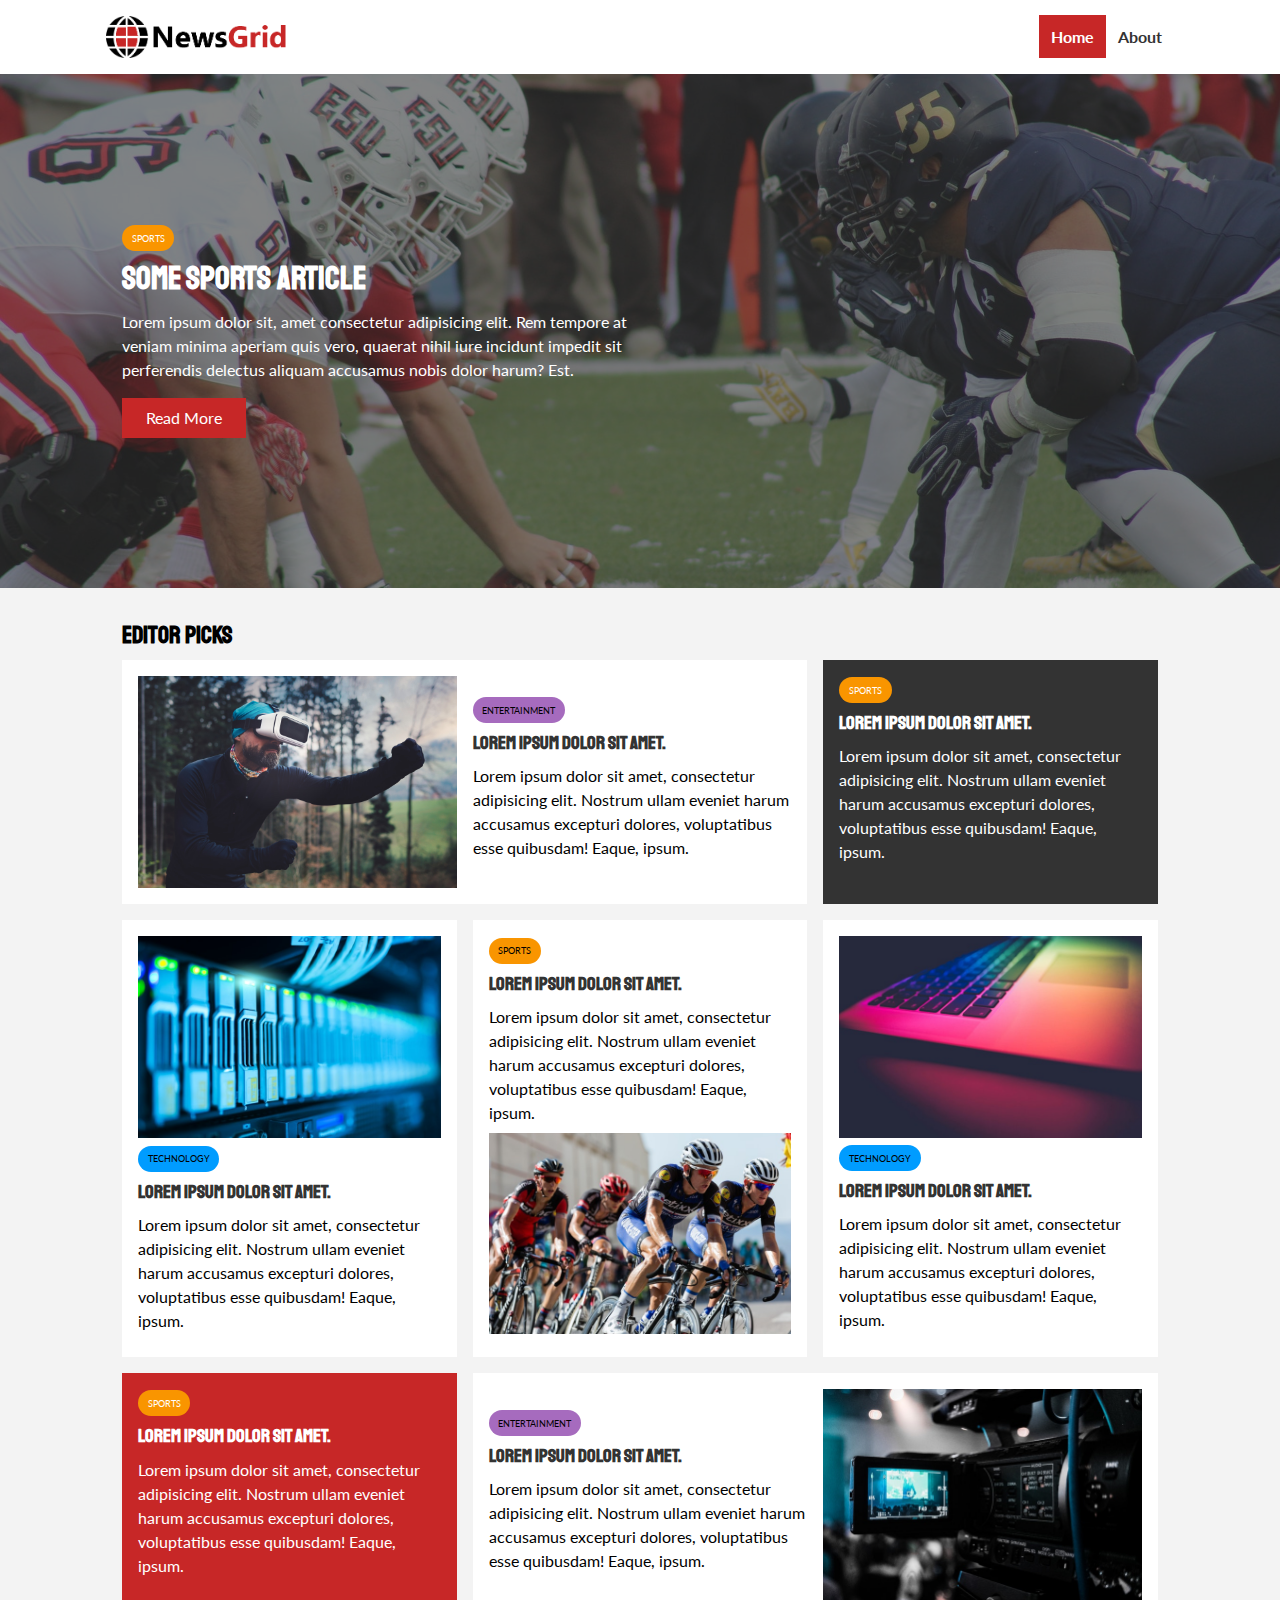
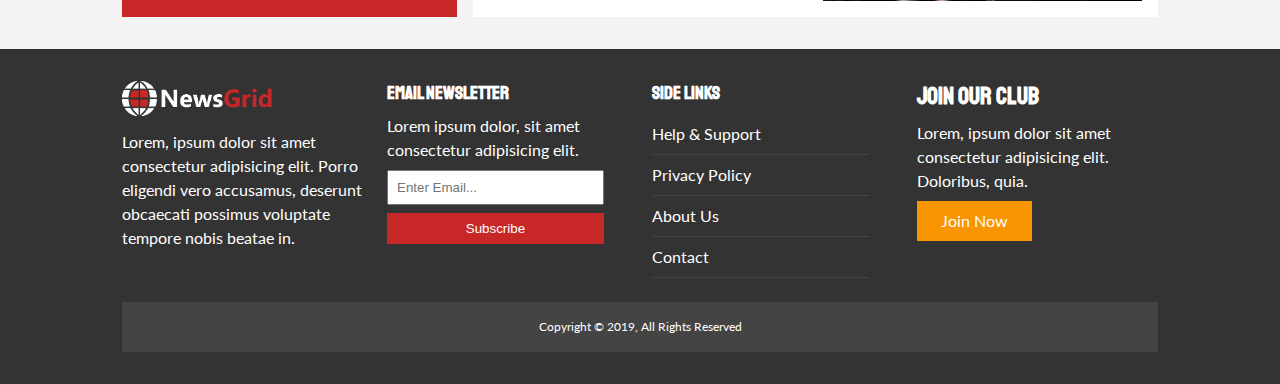
<file: index.html>
<!DOCTYPE html>
<html lang="en">
<head>
  <meta charset="UTF-8">
  <meta name="viewport" content="width=device-width, initial-scale=1.0">
  <meta http-equiv="X-UA-Compatible" content="ie=edge">
  <link rel="stylesheet" href="https://use.fontawesome.com/releases/v5.7.2/css/all.css" integrity="sha384-fnmOCqbTlWIlj8LyTjo7mOUStjsKC4pOpQbqyi7RrhN7udi9RwhKkMHpvLbHG9Sr" crossorigin="anonymous">
  <link href="https://fonts.googleapis.com/css?family=Lato|Staatliches" rel="stylesheet">
  <link rel="stylesheet" href="css/style.css">
  <link rel="stylesheet" media="screen and (max-width: 768px)" href="css/mobile.css">
  <link rel="shortcut icon" type="image/x-icon" href="favicon.ico">
  <title>NewsGrid | Latest News</title>
</head>
<body>
  <nav id="main-nav">
    <div class="container">
      <img src="img/logo.png" alt="NewsGrid" class="logo">
      <div class="social">
        <a href="http://facebook.com" target="_blank"><i class="fab fa-facebook fa-2x"></i></a>
        <a href="http://twitter.com" target="_blank"><i class="fab fa-twitter fa-2x"></i></a>
        <a href="http://instagram.com" target="_blank"><i class="fab fa-instagram fa-2x"></i></a>
        <a href="http://youtube.com" target="_blank"><i class="fab fa-youtube fa-2x"></i></a>
      </div>
      <ul>
        <li><a href="index.html" class="current">Home</a></li>
        <li><a href="about.html">About</a></li>
      </ul>
    </div>
  </nav>

  <!-- Showcase -->
  <header id="showcase">
    <div class="container">
      <div class="showcase-container">
        <div class="showcase-content">
          <div class="category category-sports">Sports</div>
          <h1>Some Sports Article</h1>
          <p>Lorem ipsum dolor sit, amet consectetur adipisicing elit. Rem tempore at veniam minima aperiam quis vero, quaerat nihil iure incidunt impedit sit perferendis delectus aliquam accusamus nobis dolor harum? Est.</p>
          <a href="article.html" class="btn btn-primary">Read More</a>
        </div>
      </div>
    </div>
  </header>

  <!-- Home Articles -->
  <section id="home-articles" class="py-2">
    <div class="container">
      <h2>Editor Picks</h2>
      <div class="articles-container">
        <article class="card">
          <img src="img/articles/ent1.jpg" alt="">
          <div>
            <div class="category category-ent">Entertainment</div>
            <h3>
              <a href="article.html">Lorem ipsum dolor sit amet.</a>
            </h3>
            <p>Lorem ipsum dolor sit amet, consectetur adipisicing elit. Nostrum ullam eveniet harum accusamus excepturi dolores, voluptatibus esse quibusdam! Eaque, ipsum.</p>
          </div>
        </article>
        <article class="card bg-dark">
            <div class="category category-sports">Sports</div>
            <h3>
              <a href="article.html">Lorem ipsum dolor sit amet.</a>
            </h3>
            <p>Lorem ipsum dolor sit amet, consectetur adipisicing elit. Nostrum ullam eveniet harum accusamus excepturi dolores, voluptatibus esse quibusdam! Eaque, ipsum.</p>
        </article>
        <article class="card">
            <img src="img/articles/tech1.jpg" alt="">
            <div class="category category-tech">Technology</div>
            <h3>
              <a href="article.html">Lorem ipsum dolor sit amet.</a>
            </h3>
            <p>Lorem ipsum dolor sit amet, consectetur adipisicing elit. Nostrum ullam eveniet harum accusamus excepturi dolores, voluptatibus esse quibusdam! Eaque, ipsum.</p>
        </article>
        <article class="card">
          <div class="category category-sports">Sports</div>
          <h3>
            <a href="article.html">Lorem ipsum dolor sit amet.</a>
          </h3>
          <p>Lorem ipsum dolor sit amet, consectetur adipisicing elit. Nostrum ullam eveniet harum accusamus excepturi dolores, voluptatibus esse quibusdam! Eaque, ipsum.</p>
          <img src="img/articles/sports1.jpg" alt="">
        </article>
        <article class="card">
            <img src="img/articles/tech2.jpg" alt="">
            <div class="category category-tech">Technology</div>
            <h3>
              <a href="article.html">Lorem ipsum dolor sit amet.</a>
            </h3>
            <p>Lorem ipsum dolor sit amet, consectetur adipisicing elit. Nostrum ullam eveniet harum accusamus excepturi dolores, voluptatibus esse quibusdam! Eaque, ipsum.</p>
        </article>
        <article class="card bg-primary">
            <div class="category category-sports">Sports</div>
            <h3>
              <a href="article.html">Lorem ipsum dolor sit amet.</a>
            </h3>
            <p>Lorem ipsum dolor sit amet, consectetur adipisicing elit. Nostrum ullam eveniet harum accusamus excepturi dolores, voluptatibus esse quibusdam! Eaque, ipsum.</p>
        </article>
        <article class="card">
          <div>
            <div class="category category-ent">Entertainment</div>
            <h3>
              <a href="article.html">Lorem ipsum dolor sit amet.</a>
            </h3>
            <p>Lorem ipsum dolor sit amet, consectetur adipisicing elit. Nostrum ullam eveniet harum accusamus excepturi dolores, voluptatibus esse quibusdam! Eaque, ipsum.</p>
          </div>
          <img src="img/articles/ent2.jpg" alt="">
          </article>
      </div>
    </div>
  </section>

  <!-- Footer -->
  <footer id="main-footer" class="py-2">
    <div class="container footer-container">
      <div>
        <img src="/img/logo_light.png" alt="NewsGrid">
        <p>Lorem, ipsum dolor sit amet consectetur adipisicing elit. Porro eligendi vero accusamus, deserunt obcaecati possimus voluptate tempore nobis beatae in.</p>
      </div>
      <div>
        <h3>Email Newsletter</h3>
        <p>Lorem ipsum dolor, sit amet consectetur adipisicing elit.</p>
        <form name="contact" method="POST" data-netlify="true">
          <input type="email" name="email" placeholder="Enter Email...">
          <input type="submit" value="Subscribe" class="btn btn-primary">
        </form>
      </div>
      <div>
        <h3>Side Links</h3>
        <ul class="list">
          <li><a href="#">Help & Support</a></li>
          <li><a href="#">Privacy Policy</a></li>
          <li><a href="#">About Us</a></li>
          <li><a href="#">Contact</a></li>
        </ul>
      </div>
      <div>
        <h2>Join Our Club</h2>
        <p>Lorem, ipsum dolor sit amet consectetur adipisicing elit. Doloribus, quia.</p>
        <a href="#" class="btn btn-secondary">Join Now</a>
      </div>
      <div>
        <p>Copyright &copy; 2019, All Rights Reserved</p>
      </div>
    </div>
  </footer>
</body>
</html>
</file>
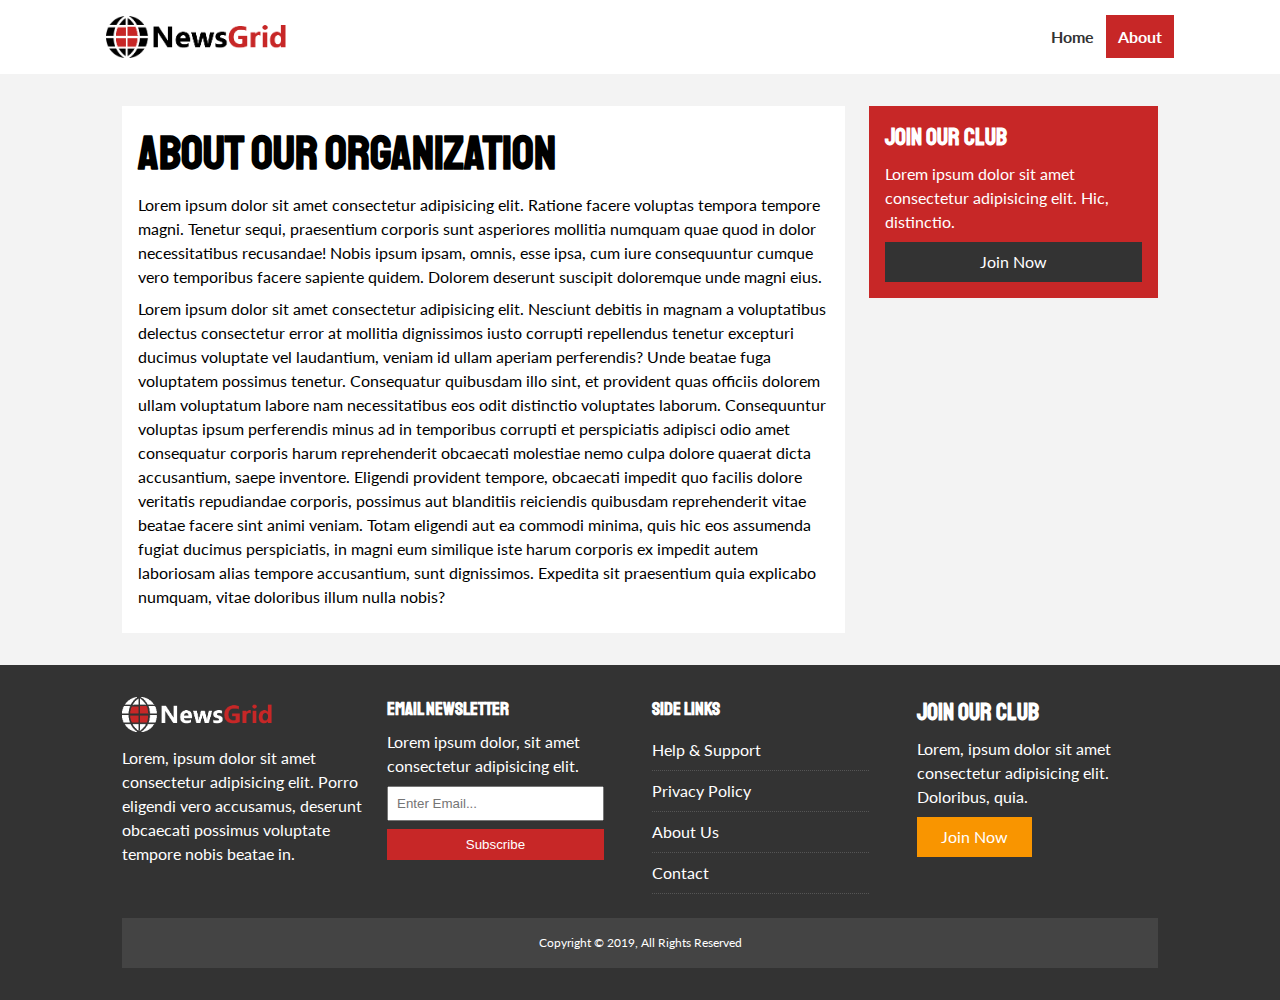
<file: about.html>
<!DOCTYPE html>
<html lang="en">
<head>
  <meta charset="UTF-8">
  <meta name="viewport" content="width=device-width, initial-scale=1.0">
  <meta http-equiv="X-UA-Compatible" content="ie=edge">
  <link rel="stylesheet" href="https://use.fontawesome.com/releases/v5.7.2/css/all.css" integrity="sha384-fnmOCqbTlWIlj8LyTjo7mOUStjsKC4pOpQbqyi7RrhN7udi9RwhKkMHpvLbHG9Sr" crossorigin="anonymous">
  <link href="https://fonts.googleapis.com/css?family=Lato|Staatliches" rel="stylesheet">
  <link rel="stylesheet" href="css/style.css">
  <link rel="stylesheet" media="screen and (max-width: 768px)" href="css/mobile.css">
  <link rel="shortcut icon" type="image/x-icon" href="favicon.ico">
  <title>NewsGrid | About</title>
</head>
<body>
  <nav id="main-nav">
    <div class="container">
      <img src="img/logo.png" alt="NewsGrid" class="logo">
      <div class="social">
        <a href="http://facebook.com" target="_blank"><i class="fab fa-facebook fa-2x"></i></a>
        <a href="http://twitter.com" target="_blank"><i class="fab fa-twitter fa-2x"></i></a>
        <a href="http://instagram.com" target="_blank"><i class="fab fa-instagram fa-2x"></i></a>
        <a href="http://youtube.com" target="_blank"><i class="fab fa-youtube fa-2x"></i></a>
      </div>
      <ul>
        <li><a href="index.html">Home</a></li>
        <li><a href="about.html" class="current">About</a></li>
      </ul>
    </div>
  </nav>

  <section id="about">
    <div class="container">
      <div class="page-container">
        <article class="card">
          <h1 class="l-heading">About Our Organization</h1>
          <p>Lorem ipsum dolor sit amet consectetur adipisicing elit. Ratione facere voluptas tempora tempore magni. Tenetur sequi, praesentium corporis sunt asperiores mollitia numquam quae quod in dolor necessitatibus recusandae! Nobis ipsum ipsam, omnis, esse ipsa, cum iure consequuntur cumque vero temporibus facere sapiente quidem. Dolorem deserunt suscipit doloremque unde magni eius.</p>
          <p>Lorem ipsum dolor sit amet consectetur adipisicing elit. Nesciunt debitis in magnam a voluptatibus delectus consectetur error at mollitia dignissimos iusto corrupti repellendus tenetur excepturi ducimus voluptate vel laudantium, veniam id ullam aperiam perferendis? Unde beatae fuga voluptatem possimus tenetur. Consequatur quibusdam illo sint, et provident quas officiis dolorem ullam voluptatum labore nam necessitatibus eos odit distinctio voluptates laborum. Consequuntur voluptas ipsum perferendis minus ad in temporibus corrupti et perspiciatis adipisci odio amet consequatur corporis harum reprehenderit obcaecati molestiae nemo culpa dolore quaerat dicta accusantium, saepe inventore. Eligendi provident tempore, obcaecati impedit quo facilis dolore veritatis repudiandae corporis, possimus aut blanditiis reiciendis quibusdam reprehenderit vitae beatae facere sint animi veniam. Totam eligendi aut ea commodi minima, quis hic eos assumenda fugiat ducimus perspiciatis, in magni eum similique iste harum corporis ex impedit autem laboriosam alias tempore accusantium, sunt dignissimos. Expedita sit praesentium quia explicabo numquam, vitae doloribus illum nulla nobis?</p>
        </article>
        <aside class="card bg-primary">
          <h2>Join Our Club</h2>
          <p>Lorem ipsum dolor sit amet consectetur adipisicing elit. Hic, distinctio.</p>
          <a href="#" class="btn btn-dark btn-block">Join Now</a>
        </aside>
      </div>
    </div>
  </section>

  <!-- Footer -->
  <footer id="main-footer" class="py-2">
    <div class="container footer-container">
      <div>
        <img src="/img/logo_light.png" alt="NewsGrid">
        <p>Lorem, ipsum dolor sit amet consectetur adipisicing elit. Porro eligendi vero accusamus, deserunt obcaecati possimus voluptate tempore nobis beatae in.</p>
      </div>
      <div>
        <h3>Email Newsletter</h3>
        <p>Lorem ipsum dolor, sit amet consectetur adipisicing elit.</p>
        <form name="contact" method="POST" data-netlify="true">
            <input type="email" name="email" placeholder="Enter Email...">
            <input type="submit" value="Subscribe" class="btn btn-primary">
          </form>
      </div>
      <div>
        <h3>Side Links</h3>
        <ul class="list">
          <li><a href="#">Help & Support</a></li>
          <li><a href="#">Privacy Policy</a></li>
          <li><a href="#">About Us</a></li>
          <li><a href="#">Contact</a></li>
        </ul>
      </div>
      <div>
        <h2>Join Our Club</h2>
        <p>Lorem, ipsum dolor sit amet consectetur adipisicing elit. Doloribus, quia.</p>
        <a href="#" class="btn btn-secondary">Join Now</a>
      </div>
      <div>
        <p>Copyright &copy; 2019, All Rights Reserved</p>
      </div>
    </div>
  </footer>
</body>
</html>
</file>
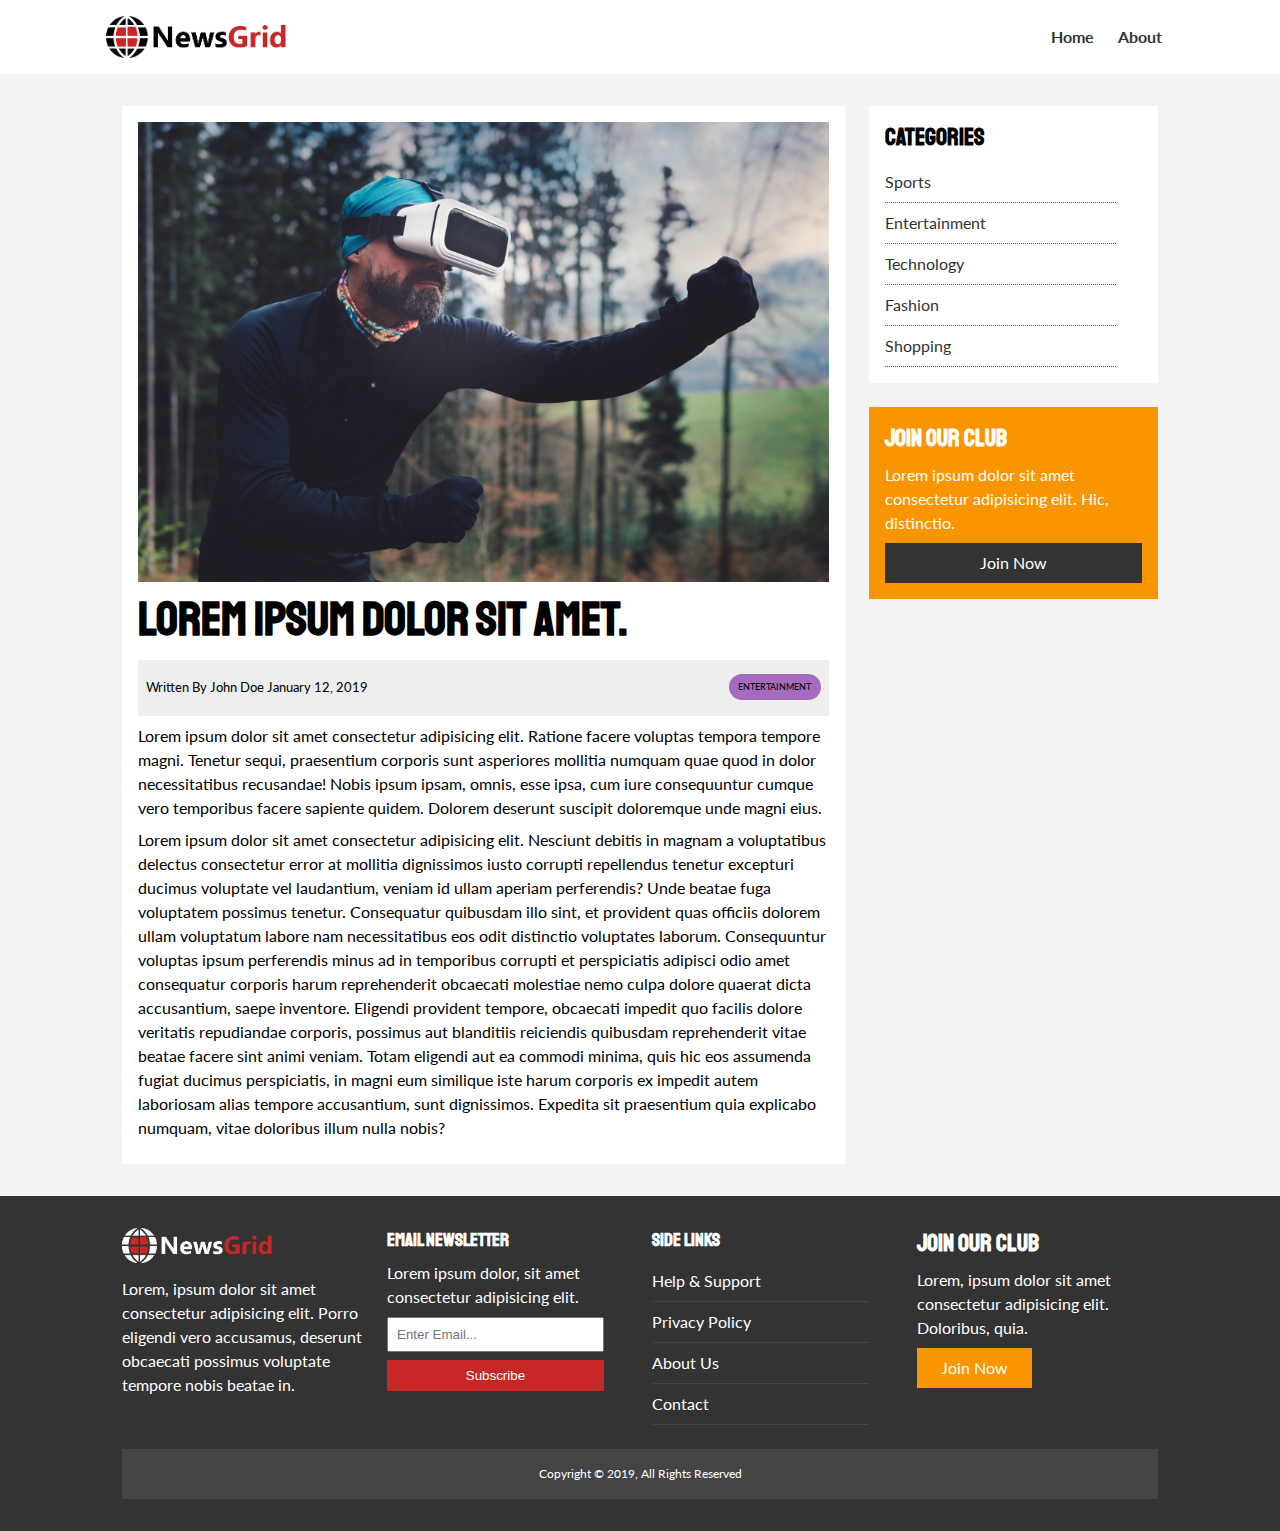
<file: article.html>
<!DOCTYPE html>
<html lang="en">
<head>
  <meta charset="UTF-8">
  <meta name="viewport" content="width=device-width, initial-scale=1.0">
  <meta http-equiv="X-UA-Compatible" content="ie=edge">
  <link rel="stylesheet" href="https://use.fontawesome.com/releases/v5.7.2/css/all.css" integrity="sha384-fnmOCqbTlWIlj8LyTjo7mOUStjsKC4pOpQbqyi7RrhN7udi9RwhKkMHpvLbHG9Sr" crossorigin="anonymous">
  <link href="https://fonts.googleapis.com/css?family=Lato|Staatliches" rel="stylesheet">
  <link rel="stylesheet" href="css/style.css">
  <link rel="stylesheet" media="screen and (max-width: 768px)" href="css/mobile.css">
  <link rel="shortcut icon" type="image/x-icon" href="favicon.ico">
  <title>NewsGrid | Latest News</title>
</head>
<body>
  <nav id="main-nav">
    <div class="container">
      <img src="img/logo.png" alt="NewsGrid" class="logo">
      <div class="social">
        <a href="http://facebook.com" target="_blank"><i class="fab fa-facebook fa-2x"></i></a>
        <a href="http://twitter.com" target="_blank"><i class="fab fa-twitter fa-2x"></i></a>
        <a href="http://instagram.com" target="_blank"><i class="fab fa-instagram fa-2x"></i></a>
        <a href="http://youtube.com" target="_blank"><i class="fab fa-youtube fa-2x"></i></a>
      </div>
      <ul>
        <li><a href="index.html">Home</a></li>
        <li><a href="about.html">About</a></li>
      </ul>
    </div>
  </nav>

  <section id="article">
    <div class="container">
      <div class="page-container">
        <article class="card">
          <img src="img/articles/ent1.jpg" alt="">
          <h1 class="l-heading">Lorem ipsum dolor sit amet.</h1>
          <div class="meta">
            <small>
              <i class="fas fa-user"></i> Written By John Doe January 12, 2019
            </small>
            <div class="category category-ent">Entertainment</div>
          </div>
          <p>Lorem ipsum dolor sit amet consectetur adipisicing elit. Ratione facere voluptas tempora tempore magni. Tenetur sequi, praesentium corporis sunt asperiores mollitia numquam quae quod in dolor necessitatibus recusandae! Nobis ipsum ipsam, omnis, esse ipsa, cum iure consequuntur cumque vero temporibus facere sapiente quidem. Dolorem deserunt suscipit doloremque unde magni eius.</p>
          <p>Lorem ipsum dolor sit amet consectetur adipisicing elit. Nesciunt debitis in magnam a voluptatibus delectus consectetur error at mollitia dignissimos iusto corrupti repellendus tenetur excepturi ducimus voluptate vel laudantium, veniam id ullam aperiam perferendis? Unde beatae fuga voluptatem possimus tenetur. Consequatur quibusdam illo sint, et provident quas officiis dolorem ullam voluptatum labore nam necessitatibus eos odit distinctio voluptates laborum. Consequuntur voluptas ipsum perferendis minus ad in temporibus corrupti et perspiciatis adipisci odio amet consequatur corporis harum reprehenderit obcaecati molestiae nemo culpa dolore quaerat dicta accusantium, saepe inventore. Eligendi provident tempore, obcaecati impedit quo facilis dolore veritatis repudiandae corporis, possimus aut blanditiis reiciendis quibusdam reprehenderit vitae beatae facere sint animi veniam. Totam eligendi aut ea commodi minima, quis hic eos assumenda fugiat ducimus perspiciatis, in magni eum similique iste harum corporis ex impedit autem laboriosam alias tempore accusantium, sunt dignissimos. Expedita sit praesentium quia explicabo numquam, vitae doloribus illum nulla nobis?</p>
        </article>
        <aside id="categories" class="card">
          <h2>Categories</h2>
          <ul class="list">
            <li><a href="#"><i class="fas fa-chevron-right"></i> Sports</a></li>
            <li><a href="#"><i class="fas fa-chevron-right"></i> Entertainment</a></li>
            <li><a href="#"><i class="fas fa-chevron-right"></i> Technology</a></li>
            <li><a href="#"><i class="fas fa-chevron-right"></i> Fashion</a></li>
            <li><a href="#"><i class="fas fa-chevron-right"></i> Shopping</a></li>
          </ul>
        </aside>
        <aside class="card bg-secondary">
          <h2>Join Our Club</h2>
          <p>Lorem ipsum dolor sit amet consectetur adipisicing elit. Hic, distinctio.</p>
          <a href="#" class="btn btn-dark btn-block">Join Now</a>
        </aside>
      </div>
    </div>
  </section>

  <!-- Footer -->
  <footer id="main-footer" class="py-2">
    <div class="container footer-container">
      <div>
        <img src="/img/logo_light.png" alt="NewsGrid">
        <p>Lorem, ipsum dolor sit amet consectetur adipisicing elit. Porro eligendi vero accusamus, deserunt obcaecati possimus voluptate tempore nobis beatae in.</p>
      </div>
      <div>
        <h3>Email Newsletter</h3>
        <p>Lorem ipsum dolor, sit amet consectetur adipisicing elit.</p>
        <form name="contact" method="POST" data-netlify="true">
            <input type="email" name="email" placeholder="Enter Email...">
            <input type="submit" value="Subscribe" class="btn btn-primary">
          </form>
      </div>
      <div>
        <h3>Side Links</h3>
        <ul class="list">
          <li><a href="#">Help & Support</a></li>
          <li><a href="#">Privacy Policy</a></li>
          <li><a href="#">About Us</a></li>
          <li><a href="#">Contact</a></li>
        </ul>
      </div>
      <div>
        <h2>Join Our Club</h2>
        <p>Lorem, ipsum dolor sit amet consectetur adipisicing elit. Doloribus, quia.</p>
        <a href="#" class="btn btn-secondary">Join Now</a>
      </div>
      <div>
        <p>Copyright &copy; 2019, All Rights Reserved</p>
      </div>
    </div>
  </footer>
</body>
</html>
</file>
<file: css/style.css>
:root {
  --primary-color: #c72727;
  --secondary-color: #f99500;
  --light-color: #f3f3f3;
  --dark-color: #333;
  --max-width: 1100px;
}
.category {
  --sports-color: #f99500;
  --ent-color: #a66bbe;
  --tech-color: #009cff;
}
* {
  margin: 0;
  padding: 0;
  box-sizing: border-box;
}
body {
  font-family: 'Lato', sans-serif;
  line-height: 1.5;
  background: var(--light-color);
}
a {
  color: #333;
  text-decoration: none;
}
ul {
  list-style: none;
}
p {
  margin: .5rem 0;
}
img {
  width: 100%;
}
h1, h2, h3, h4, h5 {
  font-family: 'Staatliches', cursive;
  margin-bottom: .55rem;
  line-height: 1.3;
}
/* Utility Classes */
.container {
  max-width: var(--max-width);
  margin: auto;
  padding: 0 2rem;
  overflow: hidden;
}
.category {
  display: inline-block;
  columns: #fff;
  font-size: .55rem;
  text-transform: uppercase;
  padding: .4rem .6rem;
  border-radius: 15px;
  margin-bottom: .5rem;
}
.category-sports { background: var(--sports-color); }
.category-ent { background: var(--ent-color); }
.category-tech { background: var(--tech-color); }
.btn {
  display: inline-block;
  border: none;
  background: var(--dark-color);
  color: #fff;
  padding: .5rem 1.5rem;
}
.btn-light { background: var(--light-color); }
.btn-primary { background: var(--primary-color); }
.btn-secondary { background: var(--secondary-color); }
.btn-block {
  display: block;
  width: 100%;
  text-align: center;
}
.btn:hover {
  opacity: 0.9;
}
.card {
  background: #fff;
  padding: 1rem;
}
.bg-dark {
  background: var(--dark-color);
  color: #fff;
}
.bg-primary {
  background: var(--primary-color);
  color: #fff;
}
.bg-secondary {
  background: var(--secondary-color);
  color: #fff;
}
.bg-dark h1,
.bg-dark h2,
.bg-dark h3,
.bg-dark a,
.bg-primary h1,
.bg-primary h2,
.bg-primary h3,
.bg-primary a,
.bg-secondary h1,
.bg-secondary h2,
.bg-secondary h3,
.bg-secondary a {
  color: #fff;
}


.py-1 { padding: 1.5rem 0;  }
.py-2 { padding: 2rem 0; }
.py-3 { padding: 3rem 0; }
.p-1 { padding: 1.5rem; }
.p-2 { padding: 2rem; }
.p-3 { padding: 3rem; }

.l-heading {
  font-size: 3rem;
}

.list li {
  padding: .5rem 0;
  border-bottom: #555 dotted 1px;
  width: 90%;
}
.list li a:hover {
  color: var(--primary-color);
}
/* Inner Page Grid Container */
.page-container {
  display: grid;
  grid-template-columns: 5fr 2fr;
  margin: 2rem 0;
  grid-gap: 1.5rem;
}
.page-container > *:first-child {
  grid-row: 1 / span 3;
}


/* Navigation */
#main-nav {
  background: #fff;
  position: sticky;
  top: 0;
  z-index: 2;
}
#main-nav .container {
  display: grid;
  grid-template-columns: 6fr 3fr 2fr;
  padding: 1rem;
  align-items: center;
}
#main-nav .logo {
  width: 180px;
}
#main-nav ul {
  justify-self: end;
  display: flex;
}
#main-nav ul li a {
  padding: 0.75rem;
  font-weight: bold;
}
#main-nav ul li a.current {
  background: var(--primary-color);
  color: #fff;
}
#main-nav ul li a:hover {
  background: var(--light-color);
  color: var(--dark-color);
}
#main-nav .social {
  justify-self: center;
}
#main-nav .social i {
  color: #777;
  margin-right: .5rem;
}
/* Showcase */
#showcase {
  color: #fff;
  background: #333;
  padding: 2rem;
  position: relative;
}
#showcase:before {
  content: '';
  background: url('../img/featured.jpg') no-repeat center center/cover;
  position: absolute;
  top: 0;
  left: 0;
  width: 100%;
  height: 100%;
  opacity: 0.4;
}
#showcase .showcase-container {
  display: grid;
  grid-template-columns: repeat(2, 1fr);
  justify-content: center;
  align-items: center;
  height: 50vh;
}
#showcase .showcase-content {
  z-index: 1;
}
#showcase .showcase-content p {
  margin-bottom: 1rem;
}
/* Home Articles */
#home-articles .articles-container {
  display: grid;
  grid-template-columns: repeat(3, 1fr);
  grid-gap: 1rem;
}
#home-articles .articles-container > *:first-child,
#home-articles .articles-container > *:last-child {
  display: grid;
  grid-template-columns: repeat(2, 1fr);
  grid-gap: 1rem;
  grid-column: 1 / span 2;
  align-items: center;
}
#home-articles .articles-container > *:last-child {
  grid-column: 2 / span 2;
}
#article .meta {
  display: flex;
  justify-content: space-between;
  align-items: center;
  background: #eee;
  padding: .5rem;
}
#article .meta .category {
  margin-top: .4rem;
}
/* Footer */
#main-footer {
  background: var(--dark-color);
  color: #fff;
}
#main-footer img {
  width: 150px;
}
#main-footer a {
  color: #fff;
}
#main-footer .footer-container {
  display: grid;
  grid-template-columns: repeat(4, 1fr);
  grid-gap: 1.5rem;
}
#main-footer .footer-container > *:last-child {
  background: #444;
  grid-column: 1 / span 4;
  padding: .5rem;
  text-align: center;
  font-size: .75rem;
}
#main-footer .footer-container input[type='email'] {
  width: 90%;
  padding: 0.5rem;
  margin-bottom: 0.5rem;
}
#main-footer .footer-container input[type='submit'] {
  width: 90%;
}
</file>
<file: css/mobile.css>
/* Navigation */
#main-nav .social {
  display: none;
}
#main-nav .container {
  grid-template-columns: 1fr;
  grid-gap: 1.2rem;
}
#main-nav ul,
#main-nav .logo {
  justify-self: center;
}
#main-nav ul li a {
  padding: .50rem;
}
#home-articles .articles-container {
  grid-template-columns: repeat(2, 1fr);
}
#home-articles .articles-container > *:first-child,
#home-articles .articles-container > *:last-child {
  grid-template-columns: 1fr;
  grid-column: 1;
}
@media(max-width: 600px) {
  /* Stack Grid Items */
  #showcase .showcase-container,
  #home-articles .articles-container,
  #main-footer .footer-container {
    grid-template-columns: 1fr;
  }
  #main-footer .footer-container > *:last-child {
    grid-column: 1;
  }
  #main-footer .footer-container > *:first-child,
  #main-footer .footer-container > *:nth-child(2) {
    border-bottom: #444 dotted 1px;
    padding-bottom: 1rem;
  }
  .page-container {
    grid-template-columns: 1fr;
    text-align: center;
  }
  .page-container > *:first-child {
    grid-row: 1;
  }
  .l-heading {
    font-size: 2rem;
  }
}
</file>
